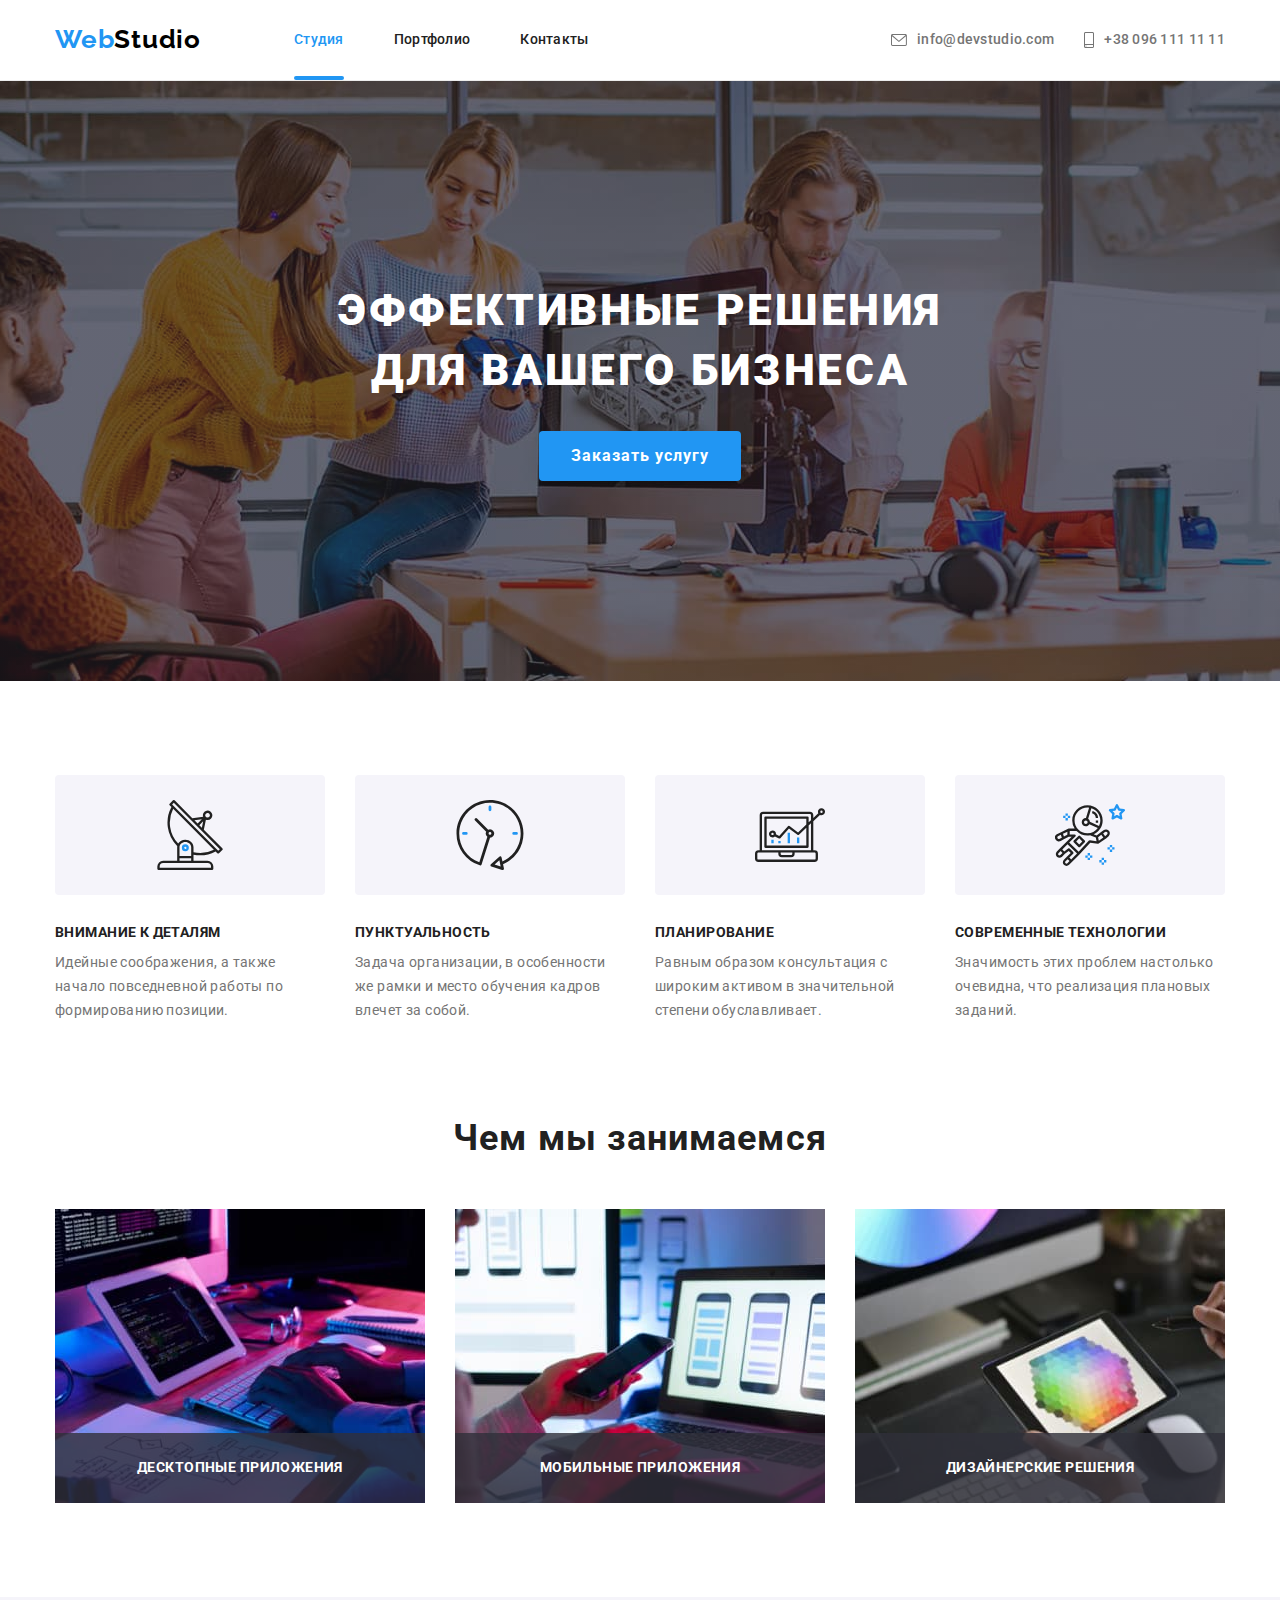
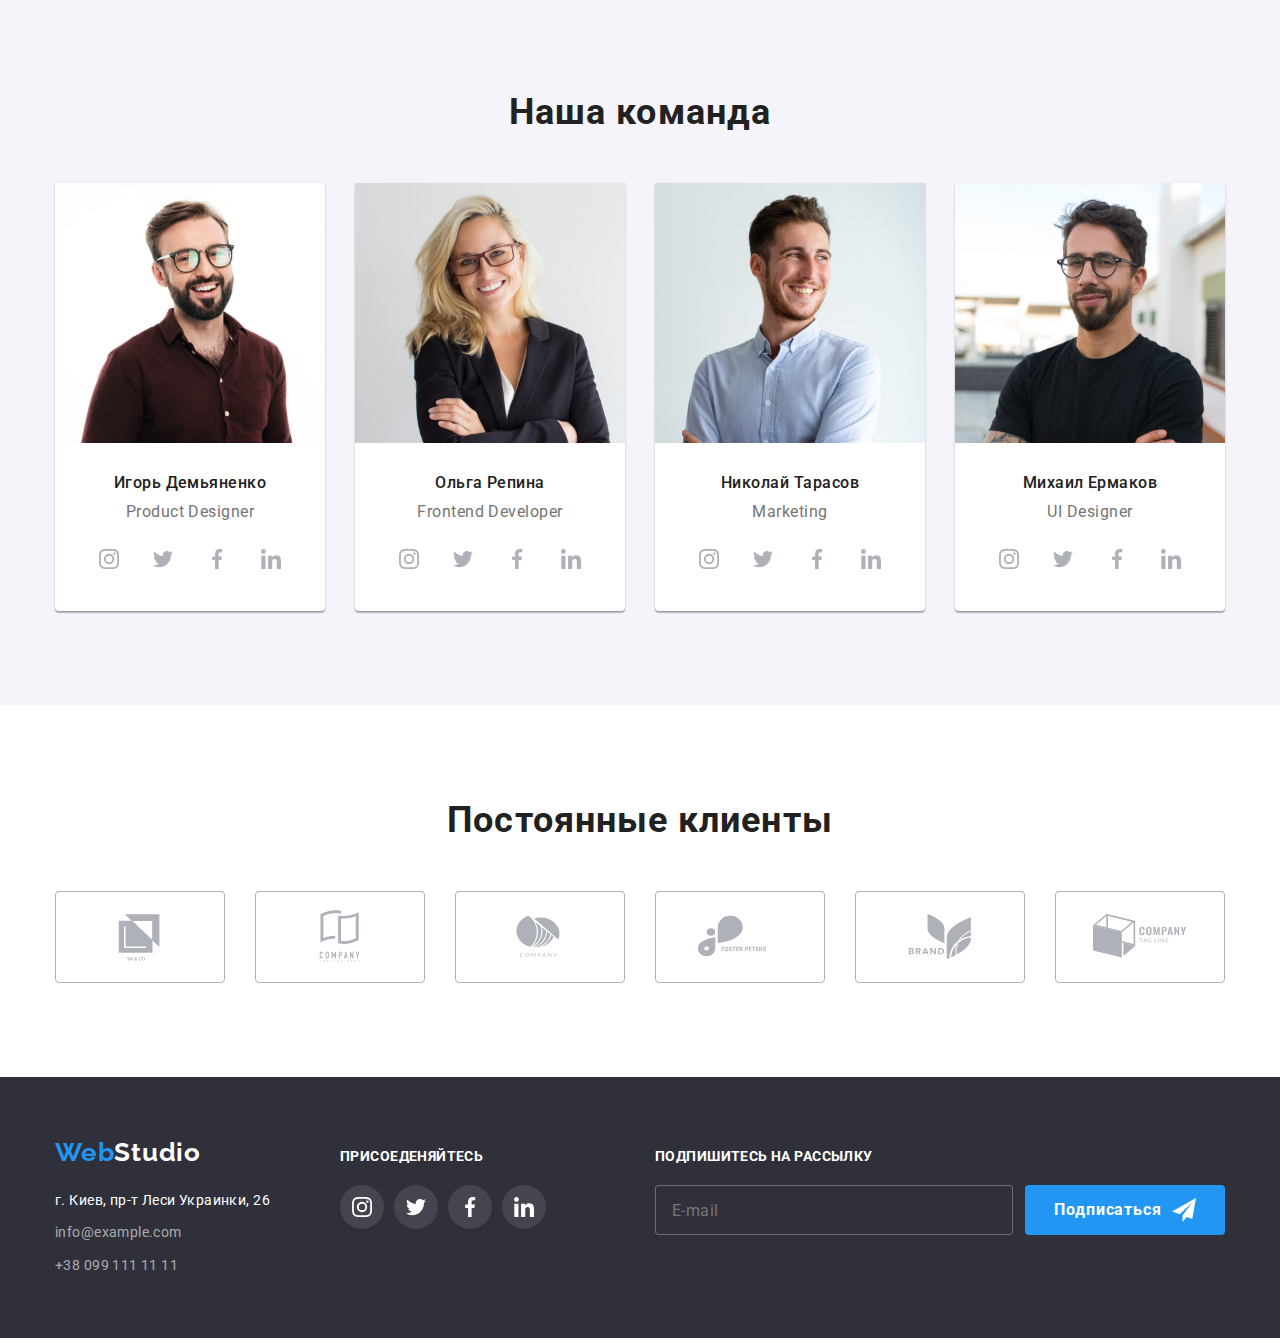
<file: index.html>
<!DOCTYPE html>
<html lang="ru">

<head>
    <meta charset="UTF-8">
    <meta http-equiv="X-UA-Compatible" content="IE=edge">
    <meta name="viewport" content="width=device-width, initial-scale=1.0">
    <title>WebStudio</title>
    <link rel="preconnect" href="https://fonts.googleapis.com">
    <link rel="preconnect" href="https://fonts.gstatic.com" crossorigin>
    <link
        href="https://fonts.googleapis.com/css2?family=Raleway:wght@700&family=Roboto:wght@400;500;700;900&display=swap"
        rel="stylesheet">

    <link rel="stylesheet" href="./css/main.min.css">

</head>

<body>
    <!-- Шапка -->
    <header class="page-header">
        <div class="container header">
            <nav class="header-navigation">
                <a href="./index.html" class="logo page-header_logo">
                    <span class="logo__prefix">Web</span>Studio
                </a>

                <ul class="navigation">
                    <li class="navigation__item">
                        <a href="./index.html" class="navigation__link navigation__link--current">Студия</a>
                    </li>

                    <li class="navigation__item">
                        <a href="./portfolio.html" class="navigation__link">Портфолио</a>
                    </li>

                    <li class="navigation__item">
                        <a href="#main-footer" class="navigation__link"> Контакты</a>
                    </li>
                </ul>
            </nav>

            <ul class="header-contact">
                <li class="header-contact__item">
                    <a href="mailto:info@devstudio.com" class="header-contact__link">

                        <div class="header-contact__thumb">
                            <svg class="header-contact__icon" width="16" height="12">
                                <use href="./images/sprite.svg#icon-mail"></use>
                            </svg>
                        </div>
                        info@devstudio.com
                    </a>
                </li>

                <li class="header-contact__item">
                    <a href="tel:+380961111111" class="header-contact__link">

                        <div class="header-contact__thumb">
                            <svg class="header-contact__icon" width="10" height="16">
                                <use href="./images/sprite.svg#icon-smartphone"></use>
                            </svg>
                        </div>
                        +38 096 111 11 11

                    </a>
                </li>

            </ul>

        </div>
    </header>

    <!-- Тело страницы -->
    <main>
        <!-- Баннер -->
        <section class="banner">
            <div class="container">
                <h1 class="banner__title">ЭФФЕКТИВНЫЕ РЕШЕНИЯ ДЛЯ ВАШЕГО БИЗНЕСА</h1>
                <button type="button" class="banner__button" data-modal-open>Заказать услугу</button>
            </div>
        </section>

        <!-- Особенности - peculiarities-->
        <section class="section peculiarities">
            <div class="container">
                <!-- Скрытый заголовок -->
                <h2 class="section__title section__title--hidden">ОСОБЕННОСТИ</h2>
                <ul class="peculiarities-list">
                    <li class="peculiarities-list__item">
                        <div class="peculiarities-list__thumb">
                            <svg width="70" height="70">
                                <use href="./images/sprite.svg#icon-peculiarities-antenna"></use>
                            </svg>
                        </div>
                        <h3 class="peculiarities-list__title">Внимание к деталям</h3>
                        <p class="peculiarities-list__text">Идейные соображения, а также начало повседневной
                            работы по
                            формированию позиции.</p>
                    </li>
                    <li class="peculiarities-list__item">
                        <div class="peculiarities-list__thumb">
                            <svg width="70" height="70">
                                <use href="./images/sprite.svg#icon-peculiarities-clock"> </use>
                            </svg>
                        </div>
                        <h3 class="peculiarities-list__title">ПУНКТУАЛЬНОСТЬ</h3>
                        <p class="peculiarities-list__text">Задача организации, в особенности же рамки и место
                            обучения
                            кадров влечет за собой.</p>
                    </li>
                    <li class="peculiarities-list__item">
                        <div class="peculiarities-list__thumb">
                            <svg width="70" height="70">
                                <use href="./images/sprite.svg#icon-peculiarities-diagram"> </use>
                            </svg>
                        </div>
                        <h3 class="peculiarities-list__title">ПЛАНИРОВАНИЕ</h3>
                        <p class="peculiarities-list__text">Равным образом консультация с широким активом в
                            значительной
                            степени обуславливает.</p>
                    </li>
                    <li class="peculiarities-list__item">
                        <div class="peculiarities-list__thumb">
                            <svg width="70" height="70">
                                <use href="./images/sprite.svg#icon-peculiarities-astronaut"> </use>
                            </svg>
                        </div>
                        <h3 class="peculiarities-list__title">СОВРЕМЕННЫЕ ТЕХНОЛОГИИ</h3>
                        <p class="peculiarities-list__text">Значимость этих проблем настолько очевидна, что
                            реализация
                            плановых заданий.</p>
                    </li>

                </ul>
            </div>
        </section>

        <!-- Чем мы занимаемся -->
        <section class="section work">
            <div class="container">
                <h2 class="section__title">Чем мы занимаемся</h2>
                <ul class="work-list">

                    <li class="work-list__item">
                        <img src="./images/box1.jpg" alt="Написание веб сайтов" width="370" height="294">
                        <div class="work-list__title">
                            <p>ДЕСКТОПНЫЕ ПРИЛОЖЕНИЯ</p>
                        </div>
                    </li>

                    <li class="work-list__item">
                        <img src="./images/box2.jpg" alt="Написание прложений" width="370" height="294">
                        <div class="work-list__title">
                            <p>МОБИЛЬНЫЕ ПРИЛОЖЕНИЯ</p>
                        </div>
                    </li>

                    <li class="work-list__item">
                        <img src="./images/box3.jpg" alt="Дизайн" width="370" height="294">
                        <div class="work-list__title">
                            <p>ДИЗАЙНЕРСКИЕ РЕШЕНИЯ</p>
                        </div>
                    </li>

                </ul>
            </div>
        </section>

        <!-- Наша команда -->
        <section class=" section team">
            <div class="container">
                <h2 class="section__title">Наша команда</h2>
                <ul class="team-list">
                    <li class="team-list__item">
                        <img src="./images/person1.jpg" class="team-list__img" alt="Сотрудник" width="270" height="260">
                        <h3 class="team-list__title">Игорь Демьяненко</h3>
                        <p class="team-list__text" lang="en">Product Designer</p>

                        <div class="team-social">
                            <ul class="social-links">
                                <li class="social-links__item">
                                    <a href="https://www.instagram.com/" target="_blank" class="social-links__link">
                                        <div class="social-links__thumb">
                                            <svg width="20" height="20">
                                                <use href="./images/sprite.svg#icon-social-logo-instagram"> </use>
                                            </svg>
                                        </div>
                                    </a>
                                </li>

                                <li class="social-links__item">
                                    <a href="https://twitter.com/" target="_blank" class="social-links__link">
                                        <div class="social-links__thumb">
                                            <svg width="20" height="20">
                                                <use href="./images/sprite.svg#icon-social-logo-twitter"> </use>
                                            </svg>
                                        </div>
                                    </a>
                                </li>

                                <li class="social-links__item">
                                    <a href="https://www.facebook.com/" target="_blank" class="social-links__link">
                                        <div class="social-links__thumb">
                                            <svg width="20" height="20">
                                                <use href="./images/sprite.svg#icon-social-logo-facebook"> </use>
                                            </svg>
                                        </div>
                                    </a>
                                </li>

                                <li class="social-links__item">
                                    <a href="https://www.linkedin.com/" target="_blank" class="social-links__link">
                                        <div class="social-links__thumb">
                                            <svg width="20" height="20">
                                                <use href="./images/sprite.svg#icon-social-logo-linkedin"> </use>
                                            </svg>
                                        </div>
                                    </a>
                                </li>
                            </ul>
                        </div>
                    </li>

                    <li class="team-list__item">
                        <img src="./images/person2.jpg" class="team-list__img" alt="Сотрудник" width="270" height="260">
                        <h3 class="team-list__title">Ольга Репина</h3>
                        <p class="team-list__text" lang="en">Frontend Developer</p>

                        <div class="team-social">
                            <ul class="social-links">
                                <li class="social-links__item">
                                    <a href="https://www.instagram.com/" target="_blank" class="social-links__link">
                                        <div class="social-links__thumb">
                                            <svg width="20" height="20">
                                                <use href="./images/sprite.svg#icon-social-logo-instagram"> </use>
                                            </svg>
                                        </div>
                                    </a>
                                </li>

                                <li class="social-links__item">
                                    <a href="https://twitter.com/" target="_blank" class="social-links__link">
                                        <div class="social-links__thumb">
                                            <svg width="20" height="20">
                                                <use href="./images/sprite.svg#icon-social-logo-twitter"> </use>
                                            </svg>
                                        </div>
                                    </a>
                                </li>

                                <li class="social-links__item">
                                    <a href="https://www.facebook.com/" target="_blank" class="social-links__link">
                                        <div class="social-links__thumb">
                                            <svg width="20" height="20">
                                                <use href="./images/sprite.svg#icon-social-logo-facebook"> </use>
                                            </svg>
                                        </div>
                                    </a>
                                </li>

                                <li class="social-links__item">
                                    <a href="https://www.linkedin.com/" target="_blank" class="social-links__link">
                                        <div class="social-links__thumb">
                                            <svg width="20" height="20">
                                                <use href="./images/sprite.svg#icon-social-logo-linkedin"> </use>
                                            </svg>
                                        </div>
                                    </a>
                                </li>
                            </ul>
                        </div>
                    </li>

                    <li class="team-list__item">
                        <img src="./images/person3.jpg" class="team-list__img" alt="Сотрудник" width="270" height="260">
                        <h3 class="team-list__title">Николай Тарасов</h3>
                        <p class="team-list__text" lang="en">Marketing</p>

                        <div class="team-social">
                            <ul class="social-links">
                                <li class="social-links__item">
                                    <a href="https://www.instagram.com/" target="_blank" class="social-links__link">
                                        <div class="social-links__thumb">
                                            <svg width="20" height="20">
                                                <use href="./images/sprite.svg#icon-social-logo-instagram"> </use>
                                            </svg>
                                        </div>
                                    </a>
                                </li>

                                <li class="social-links__item">
                                    <a href="https://twitter.com/" target="_blank" class="social-links__link">
                                        <div class="social-links__thumb">
                                            <svg width="20" height="20">
                                                <use href="./images/sprite.svg#icon-social-logo-twitter"> </use>
                                            </svg>
                                        </div>
                                    </a>
                                </li>

                                <li class="social-links__item">
                                    <a href="https://www.facebook.com/" target="_blank" class="social-links__link">
                                        <div class="social-links__thumb">
                                            <svg width="20" height="20">
                                                <use href="./images/sprite.svg#icon-social-logo-facebook"> </use>
                                            </svg>
                                        </div>
                                    </a>
                                </li>

                                <li class="social-links__item">
                                    <a href="https://www.linkedin.com/" target="_blank" class="social-links__link">
                                        <div class="social-links__thumb">
                                            <svg width="20" height="20">
                                                <use href="./images/sprite.svg#icon-social-logo-linkedin"> </use>
                                            </svg>
                                        </div>
                                    </a>
                                </li>
                            </ul>
                        </div>
                    </li>

                    <li class="team-list__item">
                        <img src="./images/person4.jpg" class="team-list__img" alt="Сотрудник" width="270" height="260">
                        <h3 class="team-list__title">Михаил Ермаков</h3>
                        <p class="team-list__text" lang="en">UI Designer</p>

                        <div class="team-social">
                            <ul class="social-links">
                                <li class="social-links__item">
                                    <a href="https://www.instagram.com/" target="_blank" class="social-links__link">
                                        <div class="social-links__thumb">
                                            <svg width="20" height="20">
                                                <use href="./images/sprite.svg#icon-social-logo-instagram"> </use>
                                            </svg>
                                        </div>
                                    </a>
                                </li>

                                <li class="social-links__item">
                                    <a href="https://twitter.com/" target="_blank" class="social-links__link">
                                        <div class="social-links__thumb">
                                            <svg width="20" height="20">
                                                <use href="./images/sprite.svg#icon-social-logo-twitter"> </use>
                                            </svg>
                                        </div>
                                    </a>
                                </li>

                                <li class="social-links__item">
                                    <a href="https://www.facebook.com/" target="_blank" class="social-links__link">
                                        <div class="social-links__thumb">
                                            <svg width="20" height="20">
                                                <use href="./images/sprite.svg#icon-social-logo-facebook"> </use>
                                            </svg>
                                        </div>
                                    </a>
                                </li>

                                <li class="social-links__item">
                                    <a href="https://www.linkedin.com/" target="_blank" class="social-links__link">
                                        <div class="social-links__thumb">
                                            <svg width="20" height="20">
                                                <use href="./images/sprite.svg#icon-social-logo-linkedin"> </use>
                                            </svg>
                                        </div>
                                    </a>
                                </li>
                            </ul>
                        </div>
                    </li>
                </ul>
            </div>
        </section>

        <!-- Постоенные клиенты -->
        <section class="section client">
            <div class="container">
                <h2 class="section__title">Постоянные клиенты</h2>
                <ul class="client-list">
                    <li class="client-list__item">
                        <div class="client-list__thumb">
                            <svg width="106" height="60">
                                <use href="./images/sprite.svg#icon-client-logo1"></use>
                            </svg>
                        </div>
                    </li>

                    <li class="client-list__item">
                        <div class="client-list__thumb">
                            <svg width="106" height="60">
                                <use href="./images/sprite.svg#icon-client-logo2"></use>
                            </svg>
                        </div>
                    </li>

                    <li class="client-list__item">
                        <div class="client-list__thumb">
                            <svg width="106" height="60">
                                <use href="./images/sprite.svg#icon-client-logo3"></use>
                            </svg>
                        </div>
                    </li>

                    <li class="client-list__item">
                        <div class="client-list__thumb">
                            <svg width="106" height="60">
                                <use href="./images/sprite.svg#icon-client-logo4"></use>
                            </svg>
                        </div>
                    </li>

                    <li class="client-list__item">
                        <div class="client-list__thumb">
                            <svg width="106" height="60">
                                <use href="./images/sprite.svg#icon-client-logo5"></use>
                            </svg>
                        </div>
                    </li>

                    <li class="client-list__item">
                        <div class="client-list__thumb">
                            <svg width="106" height="60">
                                <use href="./images/sprite.svg#icon-client-logo6"></use>
                            </svg>
                        </div>
                    </li>
                </ul>
            </div>
        </section>
    </main>

    <!-- Футтер -->
    <footer class="page-footer" id="main-footer">
        <div class="container footer">
            <div class="footer-adress">
                <a href="./index.html" class="logo page-footer_logo">
                    <span class="logo__prefix">Web</span>Studio
                </a>

                <address class="address">
                    <ul class="footer-contact list">
                        <li class="footer-contact__item">
                            <p class="footer-contact__address">г. Киев, пр-т Леси Украинки, 26</p>
                        </li>
                        <li class="footer-contact__item">
                            <a href=" mailto:info@example.com" class="footer-contact__link">
                                info@example.com</a>
                        </li>
                        <li class="footer-contact__item">
                            <a href=" tel:+380991111111" class="footer-contact__link">+38
                                099 111 11
                                11</a>
                        </li>
                    </ul>
                </address>
            </div>
            <div class="footer-connect">
                <p class="footer-connect__title">ПРИСОЕДЕНЯЙТЕСЬ</p>
                <div class="footer-connect__thumb">
                    <ul class="social-links">
                        <li class="social-links__item">
                            <a href="https://www.instagram.com/" target="_blank"
                                class="social-links__link social-links__link--footer">
                                <div class="social-links__thumb">
                                    <svg width="20" height="20">
                                        <use href="./images/sprite.svg#icon-social-logo-instagram"> </use>
                                    </svg>
                                </div>
                            </a>
                        </li>
                        <li class="social-links__item">
                            <a href="https://twitter.com/" target="_blank"
                                class="social-links__link social-links__link--footer">
                                <div class="social-links__thumb">
                                    <svg width="20" height="20">
                                        <use href="./images/sprite.svg#icon-social-logo-twitter"> </use>
                                    </svg>
                                </div>
                            </a>
                        </li>
                        <li class="social-links__item">
                            <a href="https://www.facebook.com/" target="_blank"
                                class="social-links__link social-links__link--footer">
                                <div class="social-links__thumb">
                                    <svg width="20" height="20">
                                        <use href="./images/sprite.svg#icon-social-logo-facebook"> </use>
                                    </svg>
                                </div>
                            </a>
                        </li>
                        <li class="social-links__item">
                            <a href="https://www.linkedin.com/" target="_blank"
                                class="social-links__link social-links__link--footer">
                                <div class="social-links__thumb">
                                    <svg width="20" height="20">
                                        <use href="./images/sprite.svg#icon-social-logo-linkedin"> </use>
                                    </svg>
                                </div>
                            </a>
                        </li>

                    </ul>
                </div>

            </div>
            <div class="footer-subscribe">
                <p class="footer-subscribe__title">Подпишитесь на рассылку</p>
                <form class="footer-subscribe__mail-form">
                    <input type="email" name="mail" placeholder="E-mail" class="footer-subscribe__mail-input">
                    <button type="submit" class="footer-subscribe__btn">
                        Подписаться
                        <svg class="footer-subscribe__icon" width="24px" height="24px">
                            <use href="./images/icon.svg#icon-icon-send"></use>
                        </svg>
                    </button>
                </form>

            </div>
        </div>

    </footer>

    <!-- модальное окно "заказать услугу" -->
    <div class="backdrop backdrop--is-hidden" data-modal>
        <div class="modal">
            <button type="button" class="modal__close-btn" data-modal-close>
                <svg width="18px" height="18px">
                    <use href="./images/icon.svg#icon-close-modal"></use>
                </svg>
            </button>

            <p class="modal__title">Оставьте свои данные, мы вам перезвоним</p>

            <form class="modal-form">

                <div class="form-field">
                    <label for="name" class="form-field__label">Имя</label>
                    <div class="form-field__thumb">
                        <input type="text" name="name" id="name" autocomplete="off" class="form-field__input">
                        <svg class="form-field__icon" width="18px" height="18px">
                            <use href="./images/icon.svg#icon-person"></use>
                        </svg>
                    </div>
                </div>

                <div class="form-field">
                    <label for="tel" class="form-field__label">Телефон</label>
                    <div class="form-field__thumb">
                        <input type="tel" name="tel" id="tel" autocomplete="off" class="form-field__input">
                        <svg class="form-field__icon" width="18px" height="18px">
                            <use href="./images/icon.svg#icon-phone"></use>
                        </svg>
                    </div>
                </div>

                <div class="form-field">
                    <label for="mail" class="form-field__label">Почта</label>
                    <div class="form-field__thumb">
                        <input type="email" name="mail" id="mail" autocomplete="off" class="form-field__input">
                        <svg class="form-field__icon" width="18px" height="18px">
                            <use href="./images/icon.svg#icon-email"></use>
                        </svg>
                    </div>
                </div>

                <div class="form-field">

                    <label for="comment" class="form-field__label">Комментарий</label>
                    <textarea name="comment" id="comment" class="form-field__comment"
                        placeholder="Введите текст"></textarea>

                </div>



                <div class="newsletter">
                    <label class="newsletter__label">
                        <input type="checkbox" name="newsletter" id="newsletter" class="newsletter__checkbox">
                        <span class="newsletter__icon"></span>
                        Соглашаюсь с рассылкой и принимаю&nbsp;<a href="#" class="newsletter__link">Условия договора</a>
                    </label>

                </div>

                <button type="submit" class="modal-form__submit-btn">Отправить</button>

            </form>
        </div>

    </div>

    <script src="./js/modal.js"></script>
</body>

</html>
</file>
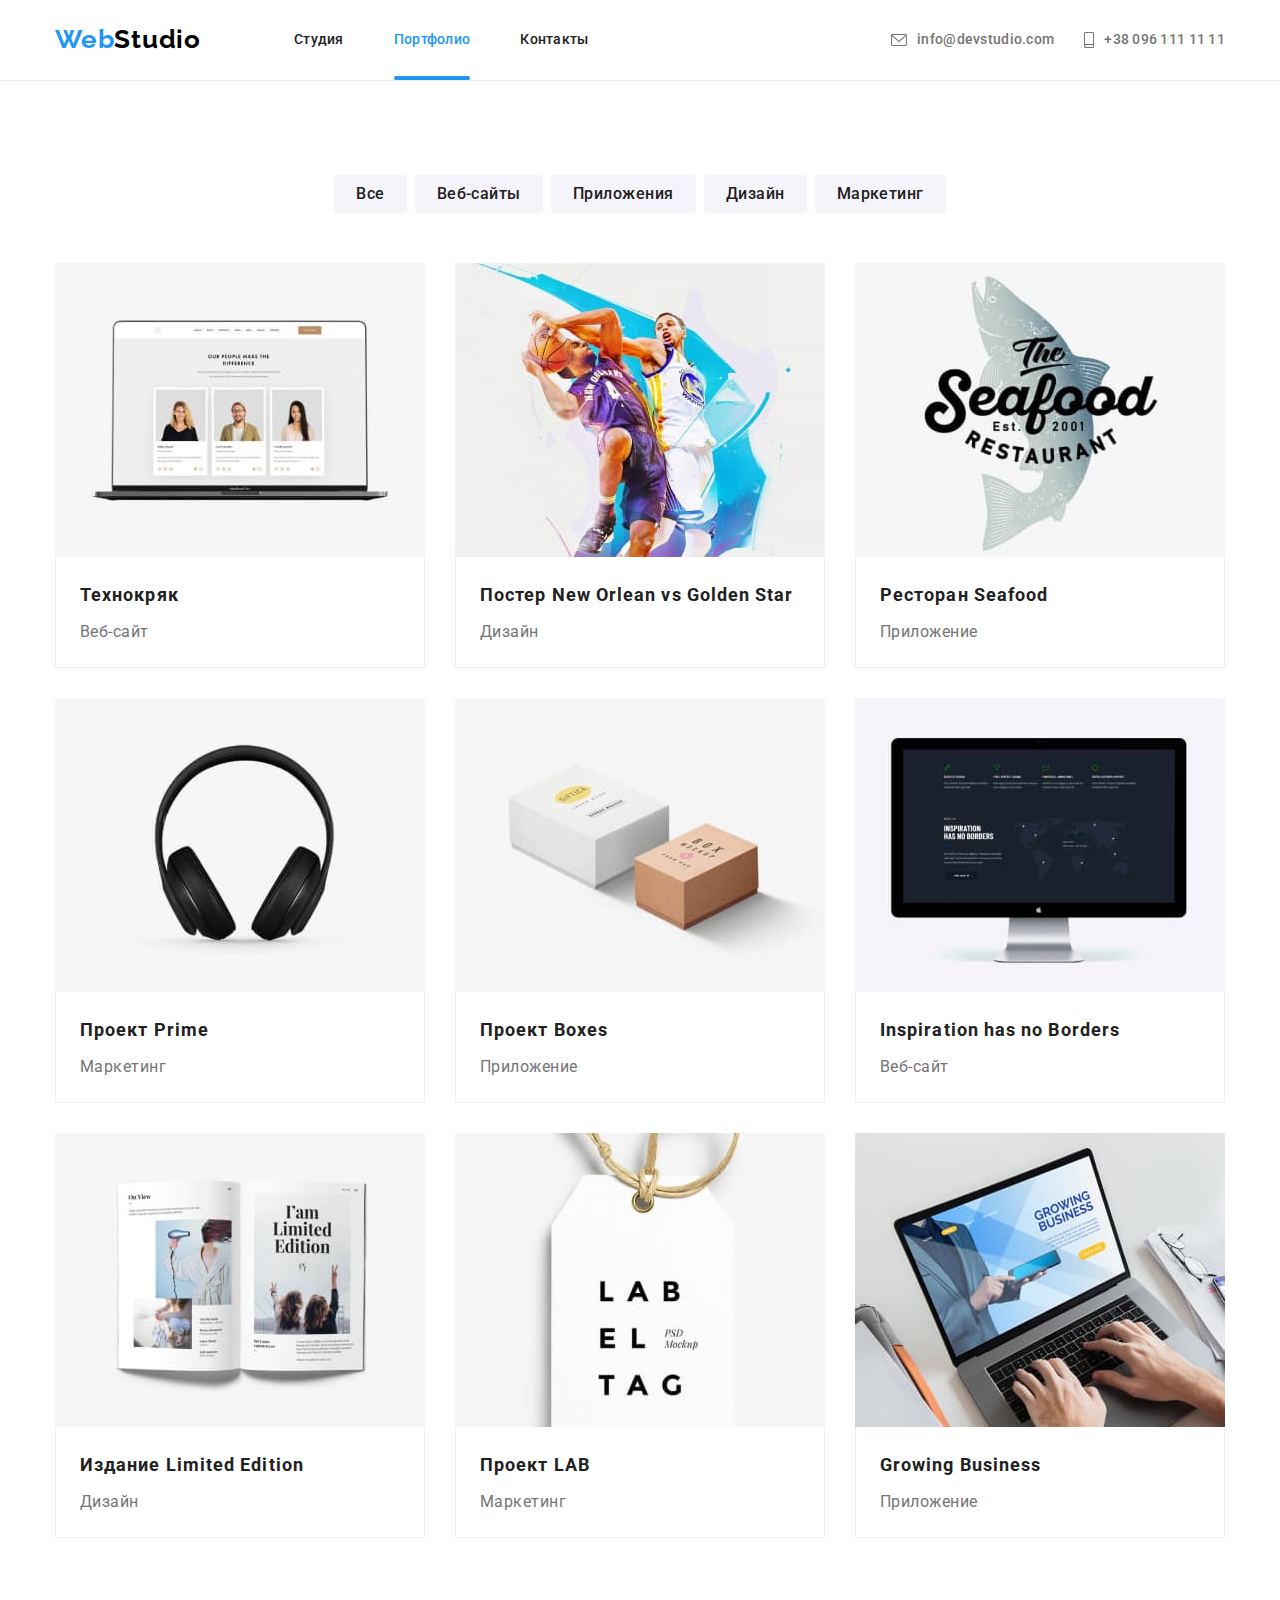
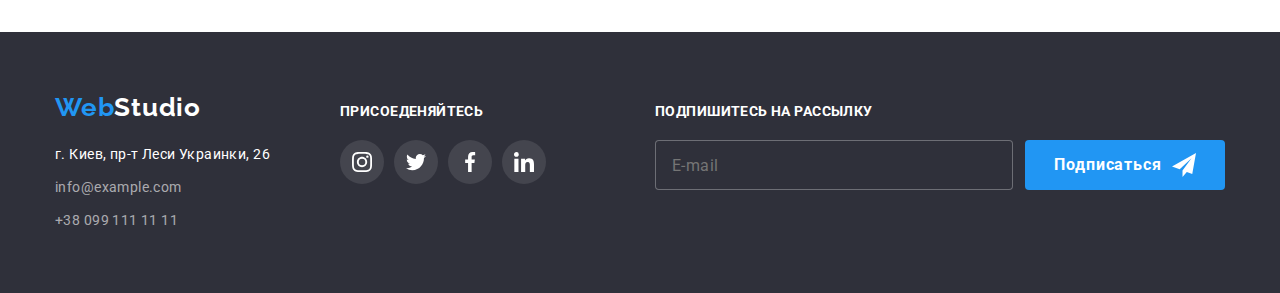
<file: portfolio.html>
<!DOCTYPE html>
<html lang="ru">

<head>
    <meta charset="UTF-8">
    <meta http-equiv="X-UA-Compatible" content="IE=edge">
    <meta name="viewport" content="width=device-width, initial-scale=1.0">
    <title>WebStudio</title>
    <link rel="preconnect" href="https://fonts.googleapis.com">
    <link rel="preconnect" href="https://fonts.gstatic.com" crossorigin>
    <link
        href="https://fonts.googleapis.com/css2?family=Raleway:wght@700&family=Roboto:wght@400;500;700;900&display=swap"
        rel="stylesheet">

    <link rel="stylesheet" href="./css/main.min.css">
</head>

<body>
    <!-- Шапка -->
    <header class="page-header">
        <div class="container header">
            <nav class="header-navigation">
                <a href="./index.html" class="logo page-header_logo">
                    <span class="logo__prefix">Web</span>Studio
                </a>

                <ul class="navigation">
                    <li class="navigation__item">
                        <a href="./index.html" class="navigation__link">Студия</a>
                    </li>

                    <li class="navigation__item">
                        <a href="./portfolio.html" class="navigation__link navigation__link--current">Портфолио</a>
                    </li>

                    <li class="navigation__item">
                        <a href="#portfolio-footer" class="navigation__link"> Контакты</a>
                    </li>
                </ul>
            </nav>

            <ul class="header-contact">
                <li class="header-contact__item">
                    <a href="mailto:info@devstudio.com" class="header-contact__link">

                        <div class="header-contact__thumb">
                            <svg class="header-contact__icon" width="16" height="12">
                                <use href="./images/sprite.svg#icon-mail"></use>
                            </svg>
                        </div>
                        info@devstudio.com
                    </a>
                </li>

                <li class="header-contact__item">
                    <a href="tel:+380961111111" class="header-contact__link">

                        <div class="header-contact__thumb">
                            <svg class="header-contact__icon" width="10" height="16">
                                <use href="./images/sprite.svg#icon-smartphone"></use>
                            </svg>
                        </div>
                        +38 096 111 11 11

                    </a>
                </li>

            </ul>

        </div>
    </header>

    <!-- Тело страницы -->
    <main>
        <section class="portfolio">
            <div class="container">
                <!-- Скрытый заголовок -->
                <h1 class="section__title--hidden">Портофолио</h1>
                <ul class="portfolio-filter list">
                    <li class="portfolio-filter__item"><button type="button" class="portfolio-filter__btn">Все</button>
                    </li>
                    <li class="portfolio-filter__item"><button type="button"
                            class="portfolio-filter__btn">Веб-сайты</button></li>
                    <li class="portfolio-filter__item"><button type="button"
                            class="portfolio-filter__btn">Приложения</button></li>
                    <li class="portfolio-filter__item"><button type="button"
                            class="portfolio-filter__btn">Дизайн</button></li>
                    <li class="portfolio-filter__item"><button type="button"
                            class="portfolio-filter__btn">Маркетинг</button></li>
                </ul>

                <div>
                    <ul class="portfolio-project">
                        <li class="portfolio-project__item">
                            <a href="" class="portfolio-project__link">
                                <div class="portfolio-project__card-img">
                                    <img src="./images/portfolio-img/portfolio-project-1.jpg"
                                        class="portfolio-project__img" alt="Ноутбук с изображением веб-сайта"
                                        width="370" height="294">
                                    <div class="portfolio-project__hover-thumb">
                                        <p class="portfolio-project__hover-text">Ресурс предлагает комплексные
                                            предложения с
                                            разным уровнем функционала и сервисов. Все это позволит посетителю получить
                                            исчерпывающие сведения о компании или частном лице.</p>
                                    </div>
                                </div>
                                <div class="portfolio-project__img-sign">
                                    <h2 class="portfolio-project__title">Технокряк</h2>
                                    <p class="portfolio-project__text">Веб-сайт</p>
                                </div>
                            </a>
                        </li>

                        <li class="portfolio-project__item">
                            <a href="" class="portfolio-project__link">
                                <div class="portfolio-project__card-img">
                                    <img src="./images/portfolio-img/portfolio-project-2.jpg"
                                        class="portfolio-project__img" alt="Два баскетболиста" width="370" height="294">
                                    <div class="portfolio-project__hover-thumb">
                                        <p class="portfolio-project__hover-text">Ресурс предлагает комплексные
                                            предложения с
                                            разным уровнем функционала и сервисов. Все это позволит посетителю получить
                                            исчерпывающие сведения о компании или частном лице.</p>
                                    </div>
                                </div>
                                <div class="portfolio-project__img-sign">
                                    <h2 class="portfolio-project__title">Постер New Orlean vs Golden Star</h2>
                                    <p class="portfolio-project__text">Дизайн</p>
                                </div>
                            </a>
                        </li>

                        <li class="portfolio-project__item">
                            <a href="" class="portfolio-project__link">
                                <div class="portfolio-project__card-img">
                                    <img src=" ./images/portfolio-img/portfolio-project-3.jpg"
                                        class="portfolio-project__img" alt="Рыба с логотипом компании" width="370"
                                        height="294">
                                    <div class="portfolio-project__hover-thumb">
                                        <p class="portfolio-project__hover-text">Ресурс предлагает комплексные
                                            предложения с
                                            разным уровнем функционала и сервисов. Все это позволит посетителю получить
                                            исчерпывающие сведения о компании или частном лице.</p>
                                    </div>
                                </div>

                                <div class="portfolio-project__img-sign">
                                    <h2 class="portfolio-project__title">Ресторан Seafood</h2>
                                    <p class="portfolio-project__text">Приложение</p>
                                </div>
                            </a>
                        </li>

                        <li class="portfolio-project__item">
                            <a href="" class="portfolio-project__link">
                                <div class="portfolio-project__card-img">
                                    <img src=" ./images/portfolio-img/portfolio-project-4.jpg"
                                        class="portfolio-project__img" alt="Черные наушники" width="370" height="294">
                                    <div class="portfolio-project__hover-thumb">
                                        <p class="portfolio-project__hover-text">Ресурс предлагает комплексные
                                            предложения с
                                            разным уровнем функционала и сервисов. Все это позволит посетителю получить
                                            исчерпывающие сведения о компании или частном лице.</p>
                                    </div>
                                </div>

                                <div class="portfolio-project__img-sign">
                                    <h2 class="portfolio-project__title">Проект Prime</h2>
                                    <p class="portfolio-project__text">Маркетинг</p>
                                </div>
                            </a>
                        </li>
                        <li class="portfolio-project__item">
                            <a href="" class="portfolio-project__link">
                                <div class="portfolio-project__card-img">
                                    <img src=" ./images/portfolio-img/portfolio-project-5.jpg"
                                        class="portfolio-project__img" alt="Две коробки" width="370" height="294">
                                    <div class="portfolio-project__hover-thumb">
                                        <p class="portfolio-project__hover-text">Ресурс предлагает комплексные
                                            предложения с
                                            разным уровнем функционала и сервисов. Все это позволит посетителю получить
                                            исчерпывающие сведения о компании или частном лице.</p>
                                    </div>
                                </div>

                                <div class="portfolio-project__img-sign">
                                    <h2 class="portfolio-project__title">Проект Boxes</h2>
                                    <p class="portfolio-project__text">Приложение</p>
                                </div>
                            </a>
                        </li>


                        <li class="portfolio-project__item">
                            <a href="" class="portfolio-project__link">
                                <div class="portfolio-project__card-img">
                                    <img src=" ./images/portfolio-img/portfolio-project-6.jpg"
                                        class="portfolio-project__img" alt="Монитор с изображением веб-сайта"
                                        width="370" height="294">
                                    <div class="portfolio-project__hover-thumb">
                                        <p class="portfolio-project__hover-text">Ресурс предлагает комплексные
                                            предложения с
                                            разным уровнем функционала и сервисов. Все это позволит посетителю получить
                                            исчерпывающие сведения о компании или частном лице.</p>
                                    </div>
                                </div>


                                <div class="portfolio-project__img-sign">
                                    <h2 class="portfolio-project__title">Inspiration has no Borders</h2>
                                    <p class="portfolio-project__text">Веб-сайт</p>
                                </div>
                            </a>
                        </li>

                        <li class="portfolio-project__item">
                            <a href="" class="portfolio-project__link">
                                <div class="portfolio-project__card-img">
                                    <img src=" ./images/portfolio-img/portfolio-project-7.jpg"
                                        class="portfolio-project__img" alt="Развернутая книга" width="370" height="294">
                                    <div class="portfolio-project__hover-thumb">
                                        <p class="portfolio-project__hover-text">Ресурс предлагает комплексные
                                            предложения с
                                            разным уровнем функционала и сервисов. Все это позволит посетителю получить
                                            исчерпывающие сведения о компании или частном лице.</p>
                                    </div>
                                </div>

                                <div class="portfolio-project__img-sign">
                                    <h2 class="portfolio-project__title">Издание Limited Edition</h2>
                                    <p class="portfolio-project__text">Дизайн</p>
                                </div>
                            </a>
                        </li>

                        <li class="portfolio-project__item">
                            <a href="" class="portfolio-project__link">
                                <div class="portfolio-project__card-img">
                                    <img src=" ./images/portfolio-img/portfolio-project-8.jpg"
                                        class="portfolio-project__img" alt="Ярлычок с логотипом" width="370"
                                        height="294">
                                    <div class="portfolio-project__hover-thumb">
                                        <p class="portfolio-project__hover-text">Ресурс предлагает комплексные
                                            предложения с
                                            разным уровнем функционала и сервисов. Все это позволит посетителю получить
                                            исчерпывающие сведения о компании или частном лице.</p>
                                    </div>
                                </div>

                                <div class="portfolio-project__img-sign">
                                    <h2 class="portfolio-project__title">Проект LAB</h2>
                                    <p class="portfolio-project__text">Маркетинг</p>
                                </div>
                            </a>
                        </li>

                        <li class="portfolio-project__item">
                            <a href="" class="portfolio-project__link">
                                <div class="portfolio-project__card-img">
                                    <img src=" ./images/portfolio-img/portfolio-project-9.jpg"
                                        class="portfolio-project__img" alt="Ноутбук с изображением телефона" width="370"
                                        height="294">
                                    <div class="portfolio-project__hover-thumb">
                                        <p class="portfolio-project__hover-text">Ресурс предлагает комплексные
                                            предложения с
                                            разным уровнем функционала и сервисов. Все это позволит посетителю получить
                                            исчерпывающие сведения о компании или частном лице.</p>
                                    </div>
                                </div>

                                <div class="portfolio-project__img-sign">
                                    <h2 class="portfolio-project__title">Growing Business</h2>
                                    <p class="portfolio-project__text">Приложение</p>
                                </div>
                            </a>
                        </li>

                    </ul>
                </div>
            </div>
        </section>
    </main>

    <!-- Футтер -->
    <footer class="page-footer" id="portfolio-footer">
        <div class="container footer">
            <div class="footer-adress">
                <a href="./index.html" class="logo page-footer_logo">
                    <span class="logo__prefix">Web</span>Studio
                </a>

                <address class="address">
                    <ul class="footer-contact">
                        <li class="footer-contact__item">
                            <p class="footer-contact__address">г. Киев, пр-т Леси Украинки, 26</p>
                        </li>
                        <li class="footer-contact__item">
                            <a href=" mailto:info@example.com" class="footer-contact__link">
                                info@example.com</a>
                        </li>
                        <li class="footer-contact__item">
                            <a href=" tel:+380991111111" class="footer-contact__link">+38
                                099 111 11
                                11</a>
                        </li>
                    </ul>
                </address>
            </div>
            <div class="footer-connect">
                <p class="footer-connect__title">ПРИСОЕДЕНЯЙТЕСЬ</p>
                <div class="footer-connect__thumb">
                    <ul class="social-links">
                        <li class="social-links__item">
                            <a href="https://www.instagram.com/" target="_blank"
                                class="social-links__link social-links__link--footer">
                                <div class="social-links__thumb">
                                    <svg width="20" height="20">
                                        <use href="./images/sprite.svg#icon-social-logo-instagram"> </use>
                                    </svg>
                                </div>
                            </a>
                        </li>
                        <li class="social-links__item">
                            <a href="https://twitter.com/" target="_blank"
                                class="social-links__link social-links__link--footer">
                                <div class="social-links__thumb">
                                    <svg width="20" height="20">
                                        <use href="./images/sprite.svg#icon-social-logo-twitter"> </use>
                                    </svg>
                                </div>
                            </a>
                        </li>
                        <li class="social-links__item">
                            <a href="https://www.facebook.com/" target="_blank"
                                class="social-links__link social-links__link--footer">
                                <div class="social-links__thumb">
                                    <svg width="20" height="20">
                                        <use href="./images/sprite.svg#icon-social-logo-facebook"> </use>
                                    </svg>
                                </div>
                            </a>
                        </li>
                        <li class="social-links__item">
                            <a href="https://www.linkedin.com/" target="_blank"
                                class="social-links__link social-links__link--footer">
                                <div class="social-links__thumb">
                                    <svg width="20" height="20">
                                        <use href="./images/sprite.svg#icon-social-logo-linkedin"> </use>
                                    </svg>
                                </div>
                            </a>
                        </li>

                    </ul>
                </div>

            </div>
            <div class="footer-subscribe">
                <p class="footer-subscribe__title">Подпишитесь на рассылку</p>
                <form class="footer-subscribe__mail-form">
                    <input type="email" name="mail" placeholder="E-mail" class="footer-subscribe__mail-input">
                    <button type="submit" class="footer-subscribe__btn">
                        Подписаться
                        <svg class="footer-subscribe__icon" width="24px" height="24px">
                            <use href="./images/icon.svg#icon-icon-send"></use>
                        </svg>
                    </button>
                </form>

            </div>
        </div>

    </footer>
</body>

</html>
</file>
<file: css/main.min.css>
/*! modern-normalize v1.1.0 | MIT License | https://github.com/sindresorhus/modern-normalize */*,::before,::after{-webkit-box-sizing:border-box;box-sizing:border-box}html{line-height:1.15;-webkit-text-size-adjust:100%;-moz-tab-size:4;-o-tab-size:4;tab-size:4}body{margin:0;font-family:system-ui,-apple-system,"Segoe UI",Roboto,Helvetica,Arial,sans-serif,"Apple Color Emoji","Segoe UI Emoji"}hr{height:0;color:inherit}abbr[title]{-webkit-text-decoration:underline dotted;text-decoration:underline dotted}b,strong{font-weight:bolder}code,kbd,samp,pre{font-family:ui-monospace,SFMono-Regular,Consolas,"Liberation Mono",Menlo,monospace;font-size:1em}small{font-size:80%}sub,sup{font-size:75%;line-height:0;position:relative;vertical-align:baseline}sub{bottom:-0.25em}sup{top:-0.5em}table{text-indent:0;border-color:inherit}button,input,optgroup,select,textarea{font-family:inherit;font-size:100%;line-height:1.15;margin:0}button,select{text-transform:none}button,[type=button],[type=reset],[type=submit]{-webkit-appearance:button}::-moz-focus-inner{border-style:none;padding:0}:-moz-focusring{outline:1px dotted ButtonText}:-moz-ui-invalid{box-shadow:none}legend{padding:0}progress{vertical-align:baseline}::-webkit-inner-spin-button,::-webkit-outer-spin-button{height:auto}[type=search]{-webkit-appearance:textfield;outline-offset:-2px}::-webkit-search-decoration{-webkit-appearance:none}::-webkit-file-upload-button{-webkit-appearance:button;font:inherit}summary{display:list-item}.portfolio-project,.portfolio-filter,.client-list,.team-list,.work-list,.peculiarities-list,.social-links,.footer-contact,.header-contact,.navigation{list-style:none;padding:0;margin:0}.section__title--hidden{position:absolute;width:1px;height:1px;margin:-1px;border:0;padding:0;white-space:nowrap;-webkit-clip-path:inset(100%);clip-path:inset(100%);clip:rect(0 0 0 0);overflow:hidden}h1,h2,h3,p{margin-top:0;margin-bottom:0}img{display:block;max-width:100%;height:auto}.container{margin-left:auto;margin-right:auto;width:1200px;padding-left:15px;padding-right:15px}body{background:#fff;color:#212121;font-family:"Roboto",sans-serif}.page-header{border-bottom:1px solid #ececec}.header{display:-webkit-box;display:-ms-flexbox;display:flex;-webkit-box-align:center;-ms-flex-align:center;align-items:center}.header-navigation{display:-webkit-box;display:-ms-flexbox;display:flex;-webkit-box-align:center;-ms-flex-align:center;align-items:center}.navigation{display:-webkit-box;display:-ms-flexbox;display:flex;position:relative}.navigation__item:not(:last-child){margin-right:50px}.navigation__link{position:relative;display:block;padding-top:32px;padding-bottom:32px;text-decoration:none;color:#212121;font-weight:500;font-size:14px;line-height:1.14;letter-spacing:.02em;-webkit-transition:color 250ms cubic-bezier(0.4, 0, 0.2, 1);transition:color 250ms cubic-bezier(0.4, 0, 0.2, 1)}.navigation__link:hover,.navigation__link:focus{color:#2196f3;fill:#2196f3}.navigation__link--current{color:#2196f3}.navigation__link--current::after{display:inline-block;position:absolute;content:"";width:100%;height:4px;bottom:0;left:0;background-color:#2196f3;border-radius:2px;-webkit-animation:animation 750ms linear;animation:animation 750ms linear}@-webkit-keyframes animation{10%,90%{-webkit-transform:translateX(-1px);transform:translateX(-1px)}20%,80%{-webkit-transform:translateX(2px);transform:translateX(2px)}30%,50%,70%{-webkit-transform:translateX(-4px);transform:translateX(-4px)}40%,60%{-webkit-transform:translateX(4px);transform:translateX(4px)}}@keyframes animation{10%,90%{-webkit-transform:translateX(-1px);transform:translateX(-1px)}20%,80%{-webkit-transform:translateX(2px);transform:translateX(2px)}30%,50%,70%{-webkit-transform:translateX(-4px);transform:translateX(-4px)}40%,60%{-webkit-transform:translateX(4px);transform:translateX(4px)}}.header-contact{display:-webkit-box;display:-ms-flexbox;display:flex;margin-left:auto}.header-contact__item:not(:last-child){margin-right:30px}.header-contact__link{display:-webkit-box;display:-ms-flexbox;display:flex;-webkit-box-align:center;-ms-flex-align:center;align-items:center;-webkit-box-pack:center;-ms-flex-pack:center;justify-content:center;padding-top:32px;padding-bottom:32px;text-decoration:none;color:#757575;font-weight:500;font-size:14px;line-height:1.14;letter-spacing:.02em;fill:#757575;-webkit-transition:color 250ms cubic-bezier(0.4, 0, 0.2, 1),fill 250ms cubic-bezier(0.4, 0, 0.2, 1);transition:color 250ms cubic-bezier(0.4, 0, 0.2, 1),fill 250ms cubic-bezier(0.4, 0, 0.2, 1)}.header-contact__link:hover,.header-contact__link:focus{color:#2196f3;fill:#2196f3}.header-contact__thumb{display:-webkit-box;display:-ms-flexbox;display:flex;-webkit-box-align:center;-ms-flex-align:center;align-items:center;-webkit-box-pack:center;-ms-flex-pack:center;justify-content:center;margin-right:10px}.page-footer{background-color:#2f303a;padding-top:60px;padding-bottom:60px}.footer{display:-webkit-box;display:-ms-flexbox;display:flex;-webkit-box-align:baseline;-ms-flex-align:baseline;align-items:baseline}.address{font-style:normal}.footer-contact__item:not(:last-child){margin-bottom:9px}.footer-contact__address{color:#fff;font-size:14px;line-height:1.71;letter-spacing:.03em}.footer-contact__link{text-decoration:none;color:rgba(255,255,255,.6);font-weight:400;font-size:14px;line-height:1.71;letter-spacing:.03em;-webkit-transition:color 250ms cubic-bezier(0.4, 0, 0.2, 1);transition:color 250ms cubic-bezier(0.4, 0, 0.2, 1)}.footer-contact__link:hover,.footer-contact__link:focus{color:#2196f3}.footer-connect{margin-left:70px}.footer-connect__thumb{margin-top:20px;width:206px}.footer-connect__title{margin-bottom:20px;font-weight:700;font-size:14px;line-height:1.14;letter-spacing:.03em;text-transform:uppercase;color:#fff}.footer-subscribe{width:570px;height:86px;margin-left:auto}.footer-subscribe__title{margin-bottom:20px;font-weight:700;font-size:14px;line-height:1.14;letter-spacing:.03em;text-transform:uppercase;color:#fff}.footer-subscribe__mail-form{display:-webkit-box;display:-ms-flexbox;display:flex}.footer-subscribe__mail-input{margin-right:12px;padding:15px 16px;width:358px;height:50px;font-size:16px;line-height:1.25;letter-spacing:.03em;color:rgba(255,255,255,.6);background-color:#2f303a;border:1px solid rgba(255,255,255,.3);border-radius:4px}.footer-subscribe__btn{min-width:200px;height:50px;padding:0;background-color:#2196f3;-webkit-box-shadow:rgba(0,0,0,.15);box-shadow:rgba(0,0,0,.15);border-radius:4px;border:none;cursor:pointer;font-weight:700;font-size:16px;line-height:1.88;letter-spacing:.06em;display:-webkit-box;display:-ms-flexbox;display:flex;-webkit-box-align:center;-ms-flex-align:center;align-items:center;-webkit-box-pack:center;-ms-flex-pack:center;justify-content:center;color:#fff}.footer-subscribe__icon{margin-left:10px;fill:#fff}.logo{display:inline-block;text-decoration:none;font-family:"Raleway",sans-serif;font-weight:700;font-size:26px;line-height:1.2;letter-spacing:.03em}.logo__prefix{color:#2196f3}.page-header_logo{padding-top:24px;padding-bottom:25px;margin-right:93px;color:#000}.page-footer_logo{margin-bottom:20px;color:#fff}.social-links{display:-webkit-box;display:-ms-flexbox;display:flex;-webkit-box-pack:justify;-ms-flex-pack:justify;justify-content:space-between}.social-links__link{display:-webkit-box;display:-ms-flexbox;display:flex;-webkit-box-align:center;-ms-flex-align:center;align-items:center;-webkit-box-pack:center;-ms-flex-pack:center;justify-content:center;width:44px;height:44px;border-radius:50%;fill:#afb1b8;background-color:#fff;-webkit-transition:fill 250ms cubic-bezier(0.4, 0, 0.2, 1),background-color 250ms cubic-bezier(0.4, 0, 0.2, 1);transition:fill 250ms cubic-bezier(0.4, 0, 0.2, 1),background-color 250ms cubic-bezier(0.4, 0, 0.2, 1)}.social-links__link:hover,.social-links__link:focus{fill:#fff;background-color:#2196f3}.social-links__thumb{width:20px;height:20px}.social-links__link--footer{fill:#fff;background-color:rgba(255,255,255,.1);-webkit-transition:background-color 250ms cubic-bezier(0.4, 0, 0.2, 1);transition:background-color 250ms cubic-bezier(0.4, 0, 0.2, 1)}.social-links__link--footer:hover,.social-links__link--footer:focus{background-color:#2196f3}.section{padding-top:94px;padding-bottom:94px}.section__title{font-size:36px;line-height:1.17;text-align:center;letter-spacing:.03em;margin-bottom:50px}.banner{max-width:1600px;height:600px;margin-left:auto;margin-right:auto;text-align:center;background-repeat:no-repeat;background-position:center;background-size:cover;background-image:-webkit-gradient(linear, left top, right top, from(rgba(47, 48, 58, 0.4)), to(rgba(47, 48, 58, 0.4))),url("../images/banner.jpg");background-image:linear-gradient(to right, rgba(47, 48, 58, 0.4), rgba(47, 48, 58, 0.4)),url("../images/banner.jpg");background-color:#2f303a;padding-top:200px;padding-bottom:200px}.banner__title{color:#fff;font-weight:900;font-size:44px;line-height:1.36;text-align:center;letter-spacing:.06em;text-transform:uppercase;width:700px;margin:0 auto 30px auto}.banner__button{display:inline-block;background-color:#2196f3;color:#fff;font-family:inherit;font-weight:700;font-size:16px;line-height:1.88;letter-spacing:.06em;min-width:200px;padding:10px 32px;border-style:inherit;-webkit-box-shadow:0px 4px 4px rgba(0,0,0,.15);box-shadow:0px 4px 4px rgba(0,0,0,.15);border-radius:4px;cursor:pointer;-webkit-transition:background-color 250ms cubic-bezier(0.4, 0, 0.2, 1);transition:background-color 250ms cubic-bezier(0.4, 0, 0.2, 1)}.banner__button:hover,.banner__button:focus{background-color:#188ce8}.peculiarities-list{display:-webkit-box;display:-ms-flexbox;display:flex;-webkit-box-pack:justify;-ms-flex-pack:justify;justify-content:space-between}.peculiarities-list__item{width:270px}.peculiarities-list__thumb{width:270px;height:120px;display:-webkit-box;display:-ms-flexbox;display:flex;-webkit-box-align:center;-ms-flex-align:center;align-items:center;-webkit-box-pack:center;-ms-flex-pack:center;justify-content:center;margin-bottom:30px;background:#f5f4fa;border-radius:4px}.peculiarities-list__title{font-size:14px;line-height:1.14;letter-spacing:.03em;text-transform:uppercase;margin-bottom:10px}.peculiarities-list__text{color:#757575;font-size:14px;line-height:1.71;letter-spacing:.03em}.work{padding-top:0}.work-list{display:-webkit-box;display:-ms-flexbox;display:flex;-webkit-box-pack:justify;-ms-flex-pack:justify;justify-content:space-between}.work-list__item{position:relative}.work-list__title{position:absolute;bottom:0;left:0;width:100%;height:70px;display:-webkit-box;display:-ms-flexbox;display:flex;-webkit-box-align:center;-ms-flex-align:center;align-items:center;-webkit-box-pack:center;-ms-flex-pack:center;justify-content:center;font-family:"Roboto";font-weight:700;font-size:14px;line-height:1.14;letter-spacing:.03em;text-transform:uppercase;color:#fff;background-color:rgba(47,48,58,.8)}.team{background-color:#f5f4fa}.team-list{display:-webkit-box;display:-ms-flexbox;display:flex;-webkit-box-pack:justify;-ms-flex-pack:justify;justify-content:space-between}.team-list__item{background-color:#fff;-webkit-box-shadow:0px 1px 3px rgba(0,0,0,.12),0px 1px 1px rgba(0,0,0,.14),0px 2px 1px rgba(0,0,0,.2);box-shadow:0px 1px 3px rgba(0,0,0,.12),0px 1px 1px rgba(0,0,0,.14),0px 2px 1px rgba(0,0,0,.2);border-radius:0px 0px 4px 4px}.team-list__img{margin-bottom:30px}.team-list__title{font-weight:500;font-size:16px;line-height:1.19;text-align:center;letter-spacing:.03em;margin-bottom:10px}.team-list__text{color:#757575;font-size:16px;line-height:1.19;text-align:center;letter-spacing:.03em;margin-bottom:16px}.team-social{margin:0 32px 30px 32px}.client-list{display:-webkit-box;display:-ms-flexbox;display:flex;-webkit-box-pack:justify;-ms-flex-pack:justify;justify-content:space-between}.client-list__thumb{width:170px;height:92px;display:-webkit-box;display:-ms-flexbox;display:flex;-webkit-box-align:center;-ms-flex-align:center;align-items:center;-webkit-box-pack:center;-ms-flex-pack:center;justify-content:center;fill:#afb1b8;border:1px solid #afb1b8;border-radius:4px;-webkit-transition:fill 250ms cubic-bezier(0.4, 0, 0.2, 1),border 250ms cubic-bezier(0.4, 0, 0.2, 1);transition:fill 250ms cubic-bezier(0.4, 0, 0.2, 1),border 250ms cubic-bezier(0.4, 0, 0.2, 1)}.client-list__thumb:hover,.client-list__thumb:focus{fill:#2196f3;border:1px solid #2196f3}.backdrop{position:fixed;top:0;left:0;width:100%;height:100%;background-color:rgba(0,0,0,.5);opacity:1;-webkit-transition:opacity 250ms cubic-bezier(0.4, 0, 0.2, 1);transition:opacity 250ms cubic-bezier(0.4, 0, 0.2, 1)}.backdrop--is-hidden{opacity:0;pointer-events:none}.backdrop--is-hidden .modal{-webkit-transform:translate(-50%, -50%) scale(0.5);transform:translate(-50%, -50%) scale(0.5)}.modal{position:absolute;top:50%;left:50%;-webkit-transform:translate(-50%, -50%) scale(1);transform:translate(-50%, -50%) scale(1);min-width:528px;padding:40px;background-color:#fff;-webkit-box-shadow:0px 1px 3px rgba(0,0,0,.12),0px 1px 1px rgba(0,0,0,.14),0px 2px 1px rgba(0,0,0,.2);box-shadow:0px 1px 3px rgba(0,0,0,.12),0px 1px 1px rgba(0,0,0,.14),0px 2px 1px rgba(0,0,0,.2);border-radius:4px;-webkit-transition:-webkit-transform 250ms cubic-bezier(0.4, 0, 0.2, 1);transition:-webkit-transform 250ms cubic-bezier(0.4, 0, 0.2, 1);transition:transform 250ms cubic-bezier(0.4, 0, 0.2, 1);transition:transform 250ms cubic-bezier(0.4, 0, 0.2, 1), -webkit-transform 250ms cubic-bezier(0.4, 0, 0.2, 1)}.modal__close-btn{position:absolute;top:8px;right:8px;width:30px;height:30px;padding:0;margin:0;display:-webkit-box;display:-ms-flexbox;display:flex;-webkit-box-align:center;-ms-flex-align:center;align-items:center;-webkit-box-pack:center;-ms-flex-pack:center;justify-content:center;cursor:pointer;border-radius:50%;border:1px solid rgba(0,0,0,.1);background-color:#fff;-webkit-transition:fill 250ms cubic-bezier(0.4, 0, 0.2, 1);transition:fill 250ms cubic-bezier(0.4, 0, 0.2, 1)}.modal__close-btn:hover,.modal__close-btn:focus{fill:#2196f3}.modal__title{margin-bottom:12px;font-weight:700;font-size:20px;line-height:1.15;letter-spacing:.03em;color:#212121}.modal-form{width:448px}.form-field{display:-webkit-box;display:-ms-flexbox;display:flex;-webkit-box-orient:vertical;-webkit-box-direction:normal;-ms-flex-direction:column;flex-direction:column;margin-bottom:10px}.form-field__label{margin-bottom:4px;font-weight:400;font-size:12px;line-height:1.16;letter-spacing:.01em;color:#757575}.form-field__input{width:100%;height:40px;border:1px solid rgba(33,33,33,.2);border-radius:4px;padding-left:42px;-webkit-transition:border-color 250ms cubic-bezier(0.4, 0, 0.2, 1);transition:border-color 250ms cubic-bezier(0.4, 0, 0.2, 1);outline:none}.form-field__input :focus{border-color:#2196f3}.form-field__thumb{position:relative}.form-field__icon{position:absolute;top:50%;left:11px;-webkit-transform:translateY(-50%);transform:translateY(-50%);-webkit-transition:fill 250ms cubic-bezier(0.4, 0, 0.2, 1);transition:fill 250ms cubic-bezier(0.4, 0, 0.2, 1)}.form-field__input:focus+.form-field__icon{fill:#2196f3}.form-field__comment{height:120px;padding:12px 16px;margin-bottom:10px;border:1px solid rgba(33,33,33,.2);border-radius:4px;outline:none;resize:none;-webkit-transition:fill 250ms cubic-bezier(0.4, 0, 0.2, 1);transition:fill 250ms cubic-bezier(0.4, 0, 0.2, 1)}.form-field__comment:focus{border-color:#2196f3}.form-field__comment::-webkit-input-placeholder{font-size:12px;line-height:1.16;letter-spacing:.01em;color:rgba(117,117,117,.5)}.form-field__comment::-moz-placeholder{font-size:12px;line-height:1.16;letter-spacing:.01em;color:rgba(117,117,117,.5)}.form-field__comment:-ms-input-placeholder{font-size:12px;line-height:1.16;letter-spacing:.01em;color:rgba(117,117,117,.5)}.form-field__comment::-ms-input-placeholder{font-size:12px;line-height:1.16;letter-spacing:.01em;color:rgba(117,117,117,.5)}.form-field__comment::placeholder{font-size:12px;line-height:1.16;letter-spacing:.01em;color:rgba(117,117,117,.5)}.newsletter__checkbox{-webkit-appearance:none;-moz-appearance:none;appearance:none}.newsletter__label{display:-webkit-box;display:-ms-flexbox;display:flex;-webkit-box-align:center;-ms-flex-align:center;align-items:center;-webkit-box-pack:center;-ms-flex-pack:center;justify-content:center;margin-bottom:30px;font-weight:400;font-size:14px;line-height:1.71;letter-spacing:.03em;color:#757575}.newsletter__icon{margin-right:7px;width:16px;height:15px;border:2px solid #212121;opacity:.2;border-radius:2px}.newsletter__checkbox:checked+.newsletter__icon{background-color:#2196f3;border-color:rgba(0,0,0,0);opacity:1;background-image:url(../images/icon-check.svg);background-size:contain;background-repeat:no-repeat;background-position:center}.newsletter__link{text-decoration:none;-webkit-text-decoration-line:underline;text-decoration-line:underline;color:#2196f3}.modal-form__submit-btn{width:200px;height:50px;display:-webkit-box;display:-ms-flexbox;display:flex;-webkit-box-align:center;-ms-flex-align:center;align-items:center;-webkit-box-pack:center;-ms-flex-pack:center;justify-content:center;margin-right:auto;margin-left:auto;border:none;background-color:#2196f3;-webkit-box-shadow:rgba(0,0,0,.15);box-shadow:rgba(0,0,0,.15);border-radius:4px;font-weight:700;font-size:16px;line-height:1.88;letter-spacing:.06em;color:#fff;-webkit-transition:background-color 250ms cubic-bezier(0.4, 0, 0.2, 1);transition:background-color 250ms cubic-bezier(0.4, 0, 0.2, 1)}.modal-form__submit-btn:hover,.modal-form__submit-btn:focus{background-color:#188ce8}.portfolio{padding-top:94px;padding-bottom:94px}.portfolio-filter{display:-webkit-box;display:-ms-flexbox;display:flex;-webkit-box-pack:center;-ms-flex-pack:center;justify-content:center;margin-bottom:50px}.portfolio-filter__item:not(:last-child){margin-right:8px}.portfolio-filter__btn{background-color:#f5f4fa;color:#212121;font-family:inherit;font-weight:500;font-size:16px;line-height:1.62;letter-spacing:.03em;cursor:pointer;padding:6px 22px;border-style:inherit;border-radius:4px;-webkit-transition:background-color 250ms cubic-bezier(0.4, 0, 0.2, 1),color 250ms cubic-bezier(0.4, 0, 0.2, 1),-webkit-box-shadow 250ms cubic-bezier(0.4, 0, 0.2, 1);transition:background-color 250ms cubic-bezier(0.4, 0, 0.2, 1),color 250ms cubic-bezier(0.4, 0, 0.2, 1),-webkit-box-shadow 250ms cubic-bezier(0.4, 0, 0.2, 1);transition:background-color 250ms cubic-bezier(0.4, 0, 0.2, 1),color 250ms cubic-bezier(0.4, 0, 0.2, 1),box-shadow 250ms cubic-bezier(0.4, 0, 0.2, 1);transition:background-color 250ms cubic-bezier(0.4, 0, 0.2, 1),color 250ms cubic-bezier(0.4, 0, 0.2, 1),box-shadow 250ms cubic-bezier(0.4, 0, 0.2, 1),-webkit-box-shadow 250ms cubic-bezier(0.4, 0, 0.2, 1)}.portfolio-filter__btn:hover,.portfolio-filter__btn:focus{background-color:#2196f3;color:#fff;-webkit-box-shadow:0px 3px 1px rgba(0,0,0,.1),0px 1px 2px rgba(0,0,0,.08),0px 2px 2px rgba(0,0,0,.12);box-shadow:0px 3px 1px rgba(0,0,0,.1),0px 1px 2px rgba(0,0,0,.08),0px 2px 2px rgba(0,0,0,.12)}.portfolio-project{display:-webkit-box;display:-ms-flexbox;display:flex;-ms-flex-wrap:wrap;flex-wrap:wrap;margin-top:-30px;margin-left:-30px}.portfolio-project__item{-ms-flex-preferred-size:calc(33.3333333333% - 30px);flex-basis:calc(33.3333333333% - 30px);margin-top:30px;margin-left:30px}.portfolio-project__link{display:block;-webkit-transition:-webkit-box-shadow 250ms cubic-bezier(0.4, 0, 0.2, 1);transition:-webkit-box-shadow 250ms cubic-bezier(0.4, 0, 0.2, 1);transition:box-shadow 250ms cubic-bezier(0.4, 0, 0.2, 1);transition:box-shadow 250ms cubic-bezier(0.4, 0, 0.2, 1), -webkit-box-shadow 250ms cubic-bezier(0.4, 0, 0.2, 1)}.portfolio-project__link:hover,.portfolio-project__link:focus{-webkit-box-shadow:0px 1px 1px rgba(0,0,0,.12),0px 4px 4px rgba(0,0,0,.06),1px 4px 6px rgba(0,0,0,.16);box-shadow:0px 1px 1px rgba(0,0,0,.12),0px 4px 4px rgba(0,0,0,.06),1px 4px 6px rgba(0,0,0,.16)}.portfolio-project__card-img{position:relative;overflow:hidden}.portfolio-project__hover-thumb{position:absolute;top:0;left:0;display:-webkit-box;display:-ms-flexbox;display:flex;-webkit-box-align:center;-ms-flex-align:center;align-items:center;-webkit-box-pack:center;-ms-flex-pack:center;justify-content:center;width:100%;height:100%;background-color:rgba(33,150,243,.9);-webkit-transform:translateY(101%);transform:translateY(101%);-webkit-transition:-webkit-transform 250ms cubic-bezier(0.4, 0, 0.2, 1);transition:-webkit-transform 250ms cubic-bezier(0.4, 0, 0.2, 1);transition:transform 250ms cubic-bezier(0.4, 0, 0.2, 1);transition:transform 250ms cubic-bezier(0.4, 0, 0.2, 1), -webkit-transform 250ms cubic-bezier(0.4, 0, 0.2, 1)}.portfolio-project__link:hover .portfolio-project__hover-thumb,.portfolio-project__link:focus .portfolio-project__hover-thumb{-webkit-transform:translateY(0);transform:translateY(0)}.portfolio-project__hover-text{width:322px;height:168px;font-family:"Roboto";font-weight:400;font-size:18px;line-height:1.56;letter-spacing:.03em;color:#fff}.portfolio-project__img-sign{padding:20px 24px;border-right:1px solid #eee;border-bottom:1px solid #eee;border-left:1px solid #eee}.portfolio-project__title{color:#212121;font-size:18px;line-height:2;letter-spacing:.06em;margin-bottom:4px}.portfolio-project__text{color:#757575;font-size:16px;line-height:1.88;letter-spacing:.03em}.portfolio-project__link{text-decoration:none}/*# sourceMappingURL=main.min.css.map */
</file>
